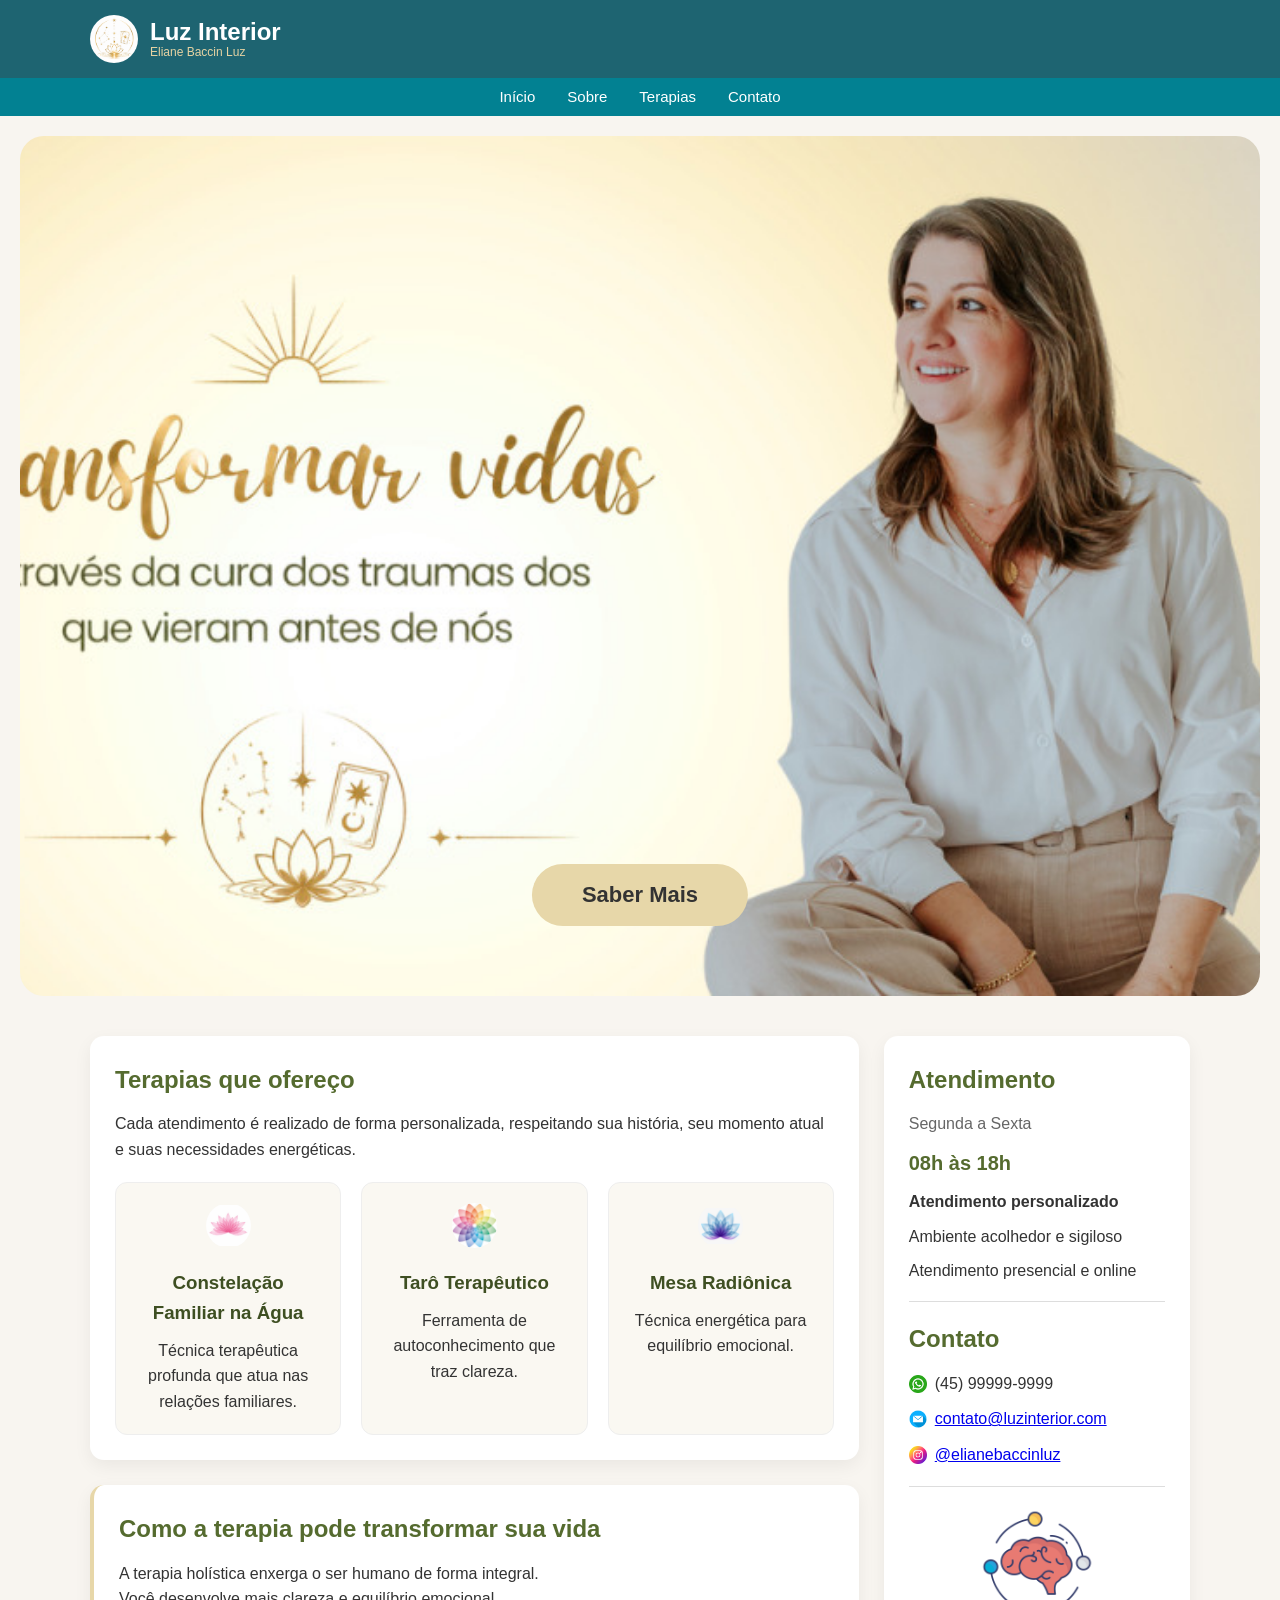
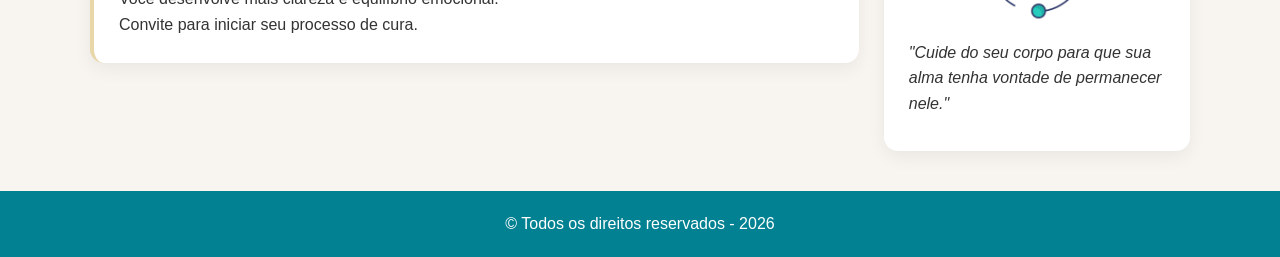
<file: Atividade4/index.html>
<!DOCTYPE html>
<html lang="pt-BR">
<head>
    <meta charset="UTF-8">
    <meta name="viewport" content="width=device-width, initial-scale=1.0">
    <title>Luz Interior - Terapia Holística</title>
    <link rel="stylesheet" href="style.css">
</head>
<body>
    <header class="cabecalho">
        <div class="container">
            <div class="logo-area">
                <img src="images/logo.jpeg" alt="Logo">
                <div>
                    <h1>Luz Interior</h1>
                    <p>
                        Eliane Baccin Luz
                    </p>
                </div>
            </div>
        </div>
    </header>

    <nav class="menu">
        <ul class="container">
            <li><a href="#">Início</a></li>
            <li><a href="#sobre">Sobre</a></li>
            <li><a href="#terapias">Terapias</a></li>
            <li><a href="#contato">Contato</a></li>
        </ul>
    </nav>

    <section class="secao">
        <div class="banner">
            <button>Saber Mais</button>
        </div>
    </section>

    <main class="container principal">

    <div class="conteudo">

        <section class="card" id="terapias">
            <h2>Terapias que ofereço</h2>

            <p>
                Cada atendimento é realizado de forma personalizada, respeitando sua história, 
                seu momento atual e suas necessidades energéticas.
            </p>

            <div class="cards">

                <div class="terapia">
                    <img src="images/icons/lotusRosa.jpg" class="icone-terapia">
                    <h3>Constelação Familiar na Água</h3>
                    <p>
                        Técnica terapêutica profunda que atua nas relações familiares.
                    </p>
                </div>

                <div class="terapia">
                    <img src="images/icons/lotusIris.jpg" class="icone-terapia">
                    <h3>Tarô Terapêutico</h3>
                    <p>
                        Ferramenta de autoconhecimento que traz clareza.
                    </p>
                </div>

                <div class="terapia">
                    <img src="images/icons/lotusAzuli.jpg" class="icone-terapia">
                    <h3>Mesa Radiônica</h3>
                    <p>
                        Técnica energética para equilíbrio emocional.
                    </p>
                </div>

            </div>
        </section>

        <section class="card destaque" id="sobre">
            <h2>Como a terapia pode transformar sua vida</h2>

            <p>A terapia holística enxerga o ser humano de forma integral.</p>
            <p>Você desenvolve mais clareza e equilíbrio emocional.</p>
            <p>Convite para iniciar seu processo de cura.</p>
        </section>

    </div>

    <aside class="lateral card" id="contato">

        <h2>Atendimento</h2>
        <p class="info">Segunda a Sexta</p>
        <p class="horario">08h às 18h</p>

        <p class="destaque-info">Atendimento personalizado</p>

        <ul class="lista-info">
            <li>Ambiente acolhedor e sigiloso</li>
            <li>Atendimento presencial e online</li>
        </ul>

        <hr>

        <h2>Contato</h2>

        <p>
            <img src="images/icons/whatsapp-icon.png" class="icon">
            (45) 99999-9999
        </p>

        <p>
            <img src="images/icons/email-icon.png" class="icon">
            <a href="mailto:contato@luzinterior.com">
                contato@luzinterior.com
            </a>
        </p>

        <p>
            <img src="images/icons/instagram-icon.png" class="icon">
            <a href="https://www.instagram.com/elianebaccinluz" target="_blank">    
                @elianebaccinluz
            </a>
        </p>

        <hr>

        <img src="images/mente.png" class="img-citacao">

        <p>
            <em>
                "Cuide do seu corpo para que sua alma tenha vontade de permanecer nele."
            </em>
        </p>

    </aside>

</main>

    <footer class="rodape">
        <p> 
            © Todos os direitos reservados - 2026
        </p>
    </footer>
</body>
</html>
</file>
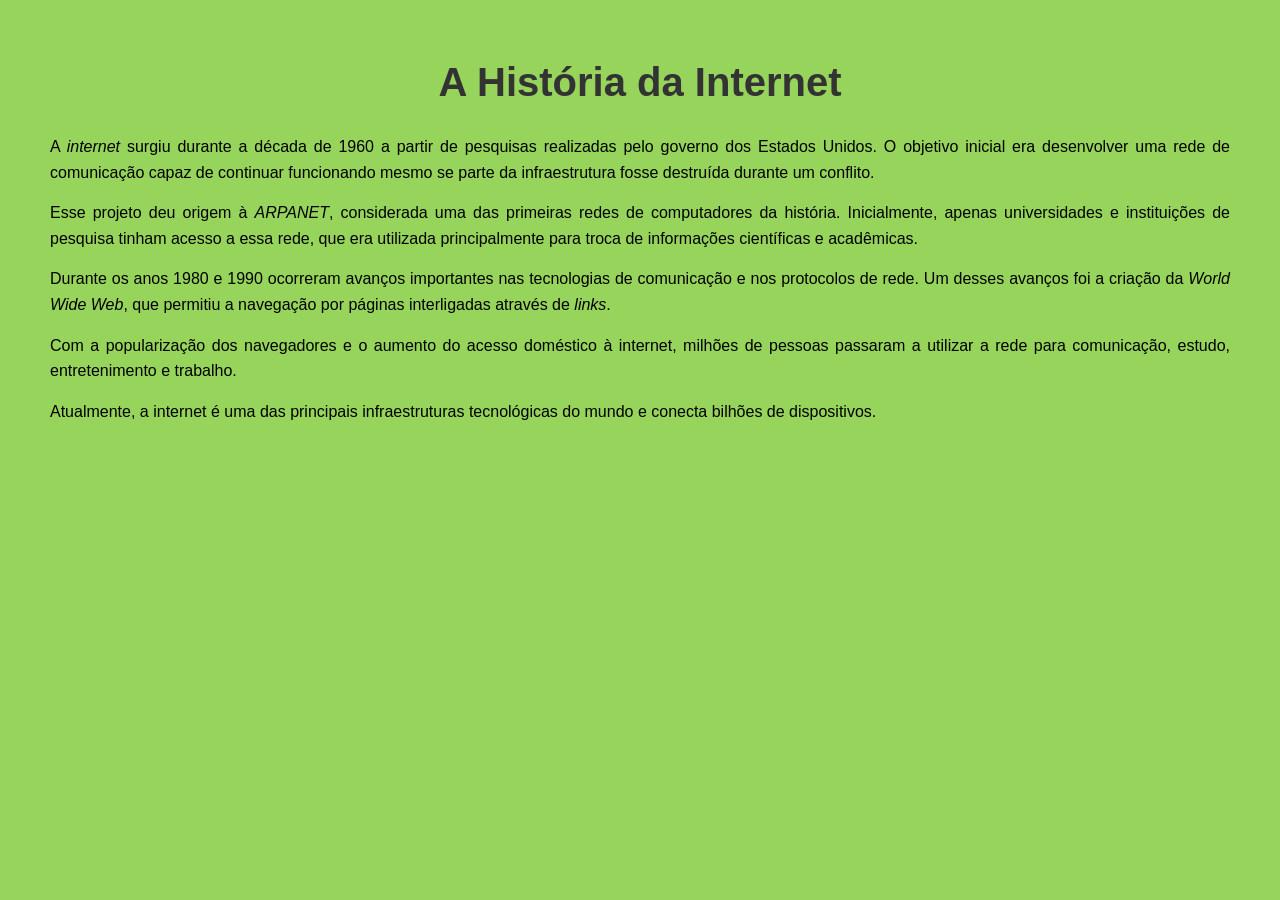
<file: Atividade1/Exercicio1/index.html>
<!DOCTYPE html>
<html lang="pt-br">
<head>
    <meta charset="UTF-8">
    <meta name="viewport" content="width=device-width, initial-scale=1.0">
    <title>Exercício 1</title>
    <link rel="stylesheet" href="style.css">
</head>
<body>
    <article>
        <main>
            <header>
                <h1>A História da Internet</h1>
            </header>

            <p>A <dfn>internet</dfn> surgiu durante a década de 1960 a partir de pesquisas realizadas 
                pelo governo dos Estados Unidos. O objetivo inicial era desenvolver uma rede 
                de comunicação capaz de continuar funcionando mesmo se parte da infraestrutura fosse 
                destruída durante um conflito.
            </p>

            <p>
                Esse projeto deu origem à <em>ARPANET</em>, considerada uma das primeiras redes de computadores 
                da história. Inicialmente, apenas universidades e instituições de pesquisa tinham acesso 
                a essa rede, que era utilizada principalmente para troca de informações científicas e acadêmicas.
            </p>

            <p>
                Durante os anos 1980 e 1990 ocorreram avanços importantes nas tecnologias de comunicação e nos 
                protocolos de rede. Um desses avanços foi a criação da <em>World Wide Web</em>, que permitiu a navegação 
                por páginas interligadas através de <em>links</em>.
            </p>

            <p>
                Com a popularização dos navegadores e o aumento do acesso doméstico à internet, milhões de pessoas 
                passaram a utilizar a rede para comunicação, estudo, entretenimento e trabalho.
            </p>

            <p>
                Atualmente, a internet é uma das principais infraestruturas tecnológicas do mundo e conecta bilhões 
                de dispositivos.
            </p>
        </main>    
    </article>
</body>
</html>
</file>
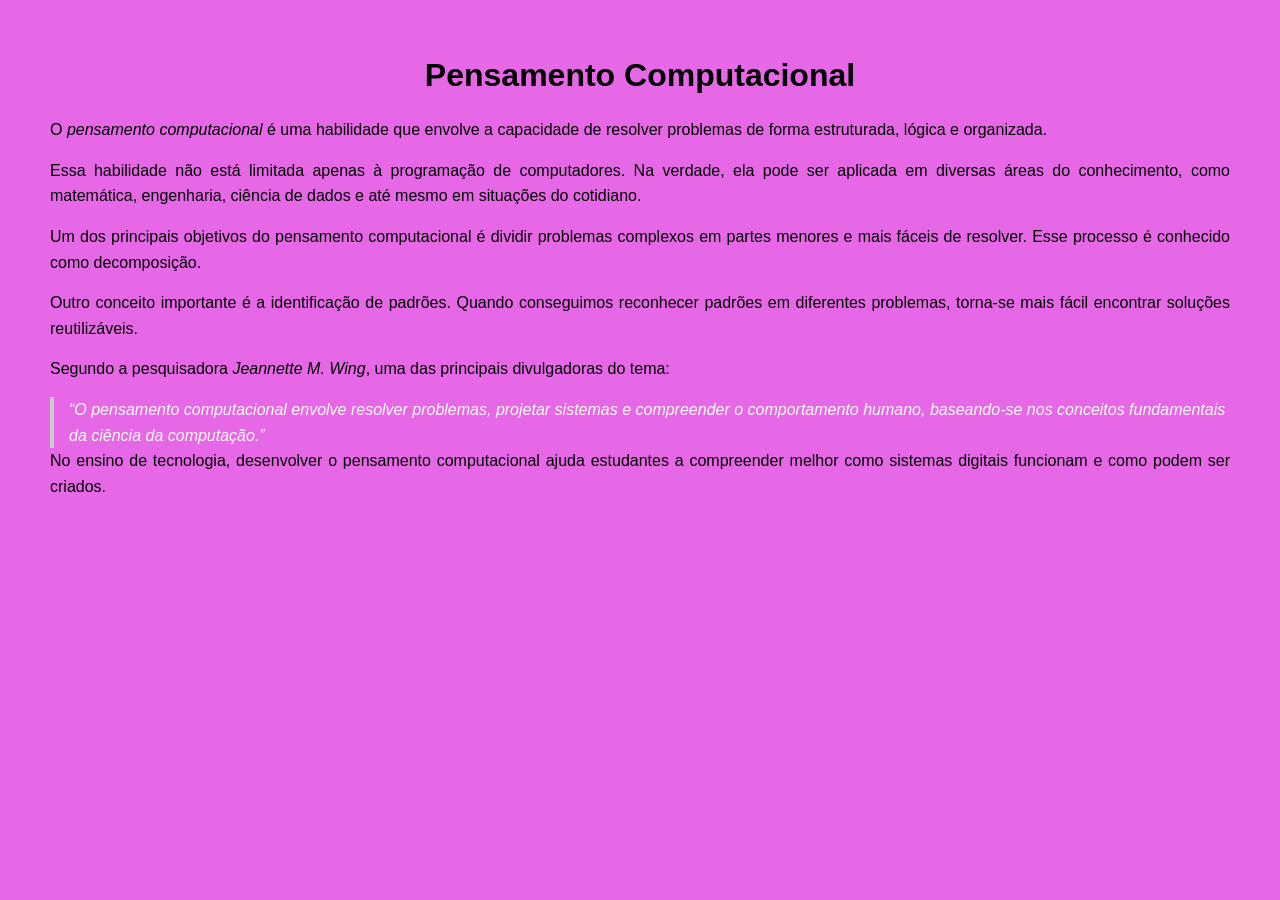
<file: Atividade1/Exercicio2/index.html>
<!DOCTYPE html>
<html lang="pt-br">
<head>
    <meta charset="UTF-8">
    <meta name="viewport" content="width=device-width, initial-scale=1.0">
    <title>Exercício 2</title>
    <link rel="stylesheet" href="style.css">
</head>
<body>
    <article>
        <header>
            <h1>Pensamento Computacional</h1>
        </header>
   
        <p>
            O <dfn>pensamento computacional</dfn> é uma habilidade que envolve a 
            capacidade de resolver problemas de forma estruturada, lógica e organizada.
        </p>

        <p>
            Essa habilidade não está limitada apenas à programação de computadores. Na verdade, 
            ela pode ser aplicada em diversas áreas do conhecimento, como matemática, engenharia, 
            ciência de dados e até mesmo em situações do cotidiano.
        </p>

        <p>
            Um dos principais objetivos do pensamento computacional é dividir problemas complexos 
            em partes menores e mais fáceis de resolver. Esse processo é conhecido como decomposição.
        </p>

        <p>
            Outro conceito importante é a identificação de padrões. Quando conseguimos reconhecer padrões 
            em diferentes problemas, torna-se mais fácil encontrar soluções reutilizáveis.
        </p>
        
        <section>
            <p>
                Segundo a pesquisadora <cite>Jeannette M. Wing</cite>, uma das principais divulgadoras do tema: <br>  
            </p>
            
            <blockquote>
                <q>O pensamento computacional envolve resolver problemas, projetar 
                sistemas e compreender o comportamento humano, baseando-se nos conceitos fundamentais 
                da ciência da computação.</q>
            </blockquote>
            
        </section>

        <p>
            No ensino de tecnologia, desenvolver o pensamento computacional ajuda estudantes a compreender 
            melhor como sistemas digitais funcionam e como podem ser criados.
        </p>
    </article>
</body>
</html>
</file>
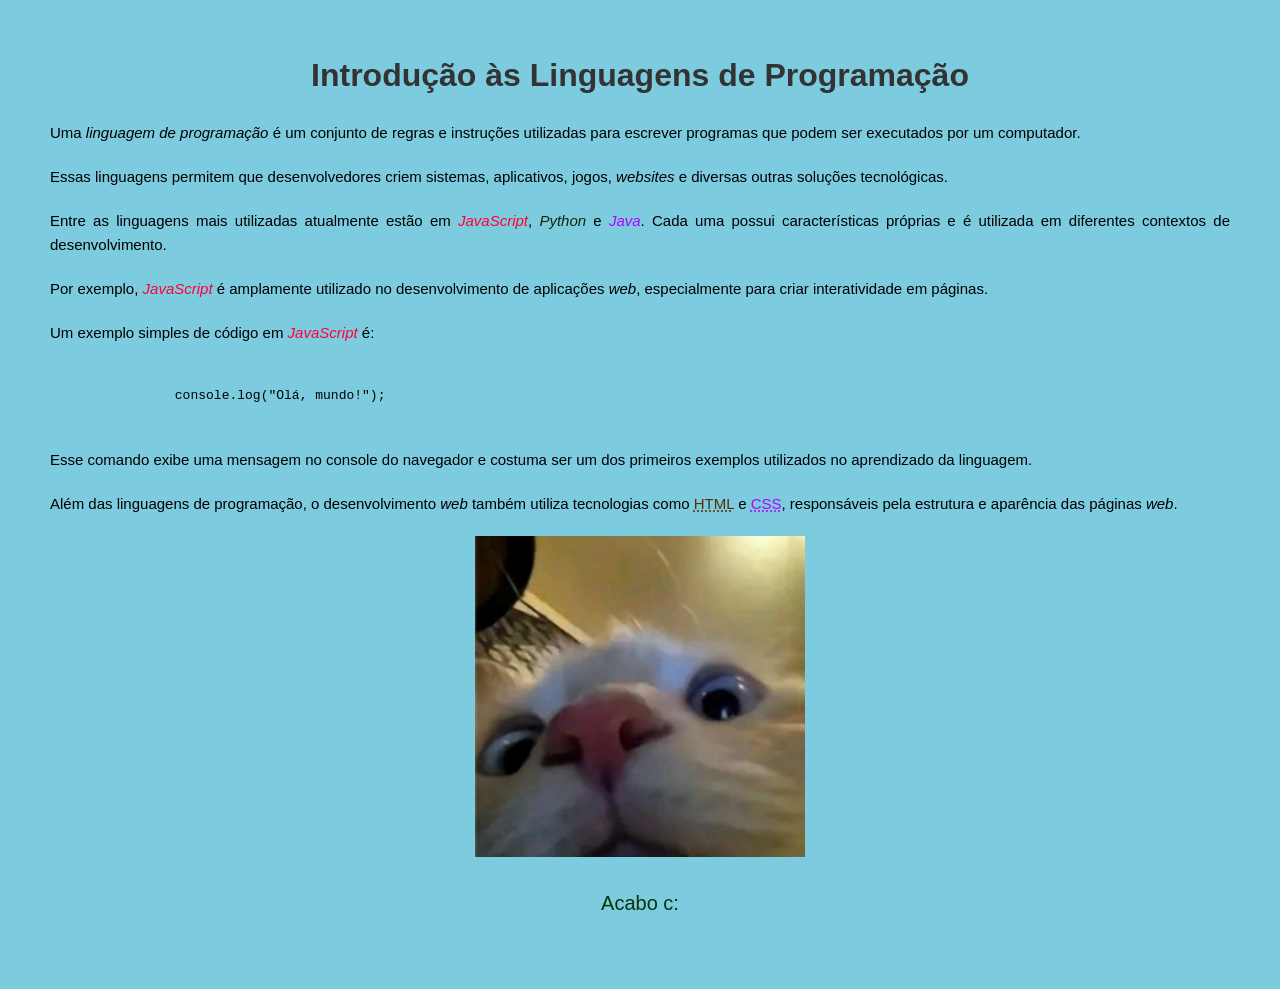
<file: Atividade1/Exercício3/index.html>
<!DOCTYPE html>
<html lang="pt-br">
<head>
    <meta charset="UTF-8">
    <meta name="viewport" content="width=device-width, initial-scale=1.0">
    <title>Exercício 3</title>
    <link rel="stylesheet" href="style.css">
</head>
<body>
    <main>
        <h1>Introdução às Linguagens de Programação</h1>

        <p>
            Uma <dfn>linguagem de programação</dfn> é um conjunto de regras e 
            instruções utilizadas para escrever programas que podem 
            ser executados por um computador.
        </p>

        <p>
            Essas linguagens permitem que desenvolvedores criem sistemas,
            aplicativos, jogos, <em>websites</em> e diversas outras soluções tecnológicas.
        </p>
        
        <p>
            Entre as linguagens mais utilizadas atualmente estão em <span style="color: rgb(255, 0, 55);"><em>JavaScript</em></span>, <span style="color: rgb(12, 44, 4);"><em>Python</em></span> e 
            <span style="color: rgb(175, 4, 255);"><em>Java</em></span>. Cada uma possui características próprias e é utilizada em diferentes 
            contextos de desenvolvimento.
        </p>

        <p>
            Por exemplo, <span style="color: rgb(255, 0, 55);"><em>JavaScript</em></span> é amplamente utilizado no desenvolvimento de aplicações 
            <em>web</em>, especialmente para criar interatividade em páginas.
        </p>

        <p>Um exemplo simples de código em <span style="color: rgb(255, 0, 55);"><em>JavaScript</em></span> é: </p>

        <pre>
            <code>
                console.log("Olá, mundo!");
            </code>
        </pre>

        <p>
            Esse comando exibe uma mensagem no console do navegador e costuma ser um dos primeiros 
            exemplos utilizados no aprendizado da linguagem.
        </p>

        <p>
            Além das linguagens de programação, o desenvolvimento <em>web</em> também utiliza tecnologias como 
            <span style="color: rgb(90, 46, 5);"><abbr title="HyperText Markup Language">HTML</abbr></span> e 
            <span style="color: rgb(175, 4, 255);"><abbr title="Cascading Style Sheets">CSS</abbr></span>, responsáveis pela estrutura e 
            aparência das páginas <em>web</em>.
        </p>
    </main>
</body>
<footer>
    <img src="acabo.jpg" alt="acabou?">
    <p>Acabo c: </p>
</footer>
</html>
</file>
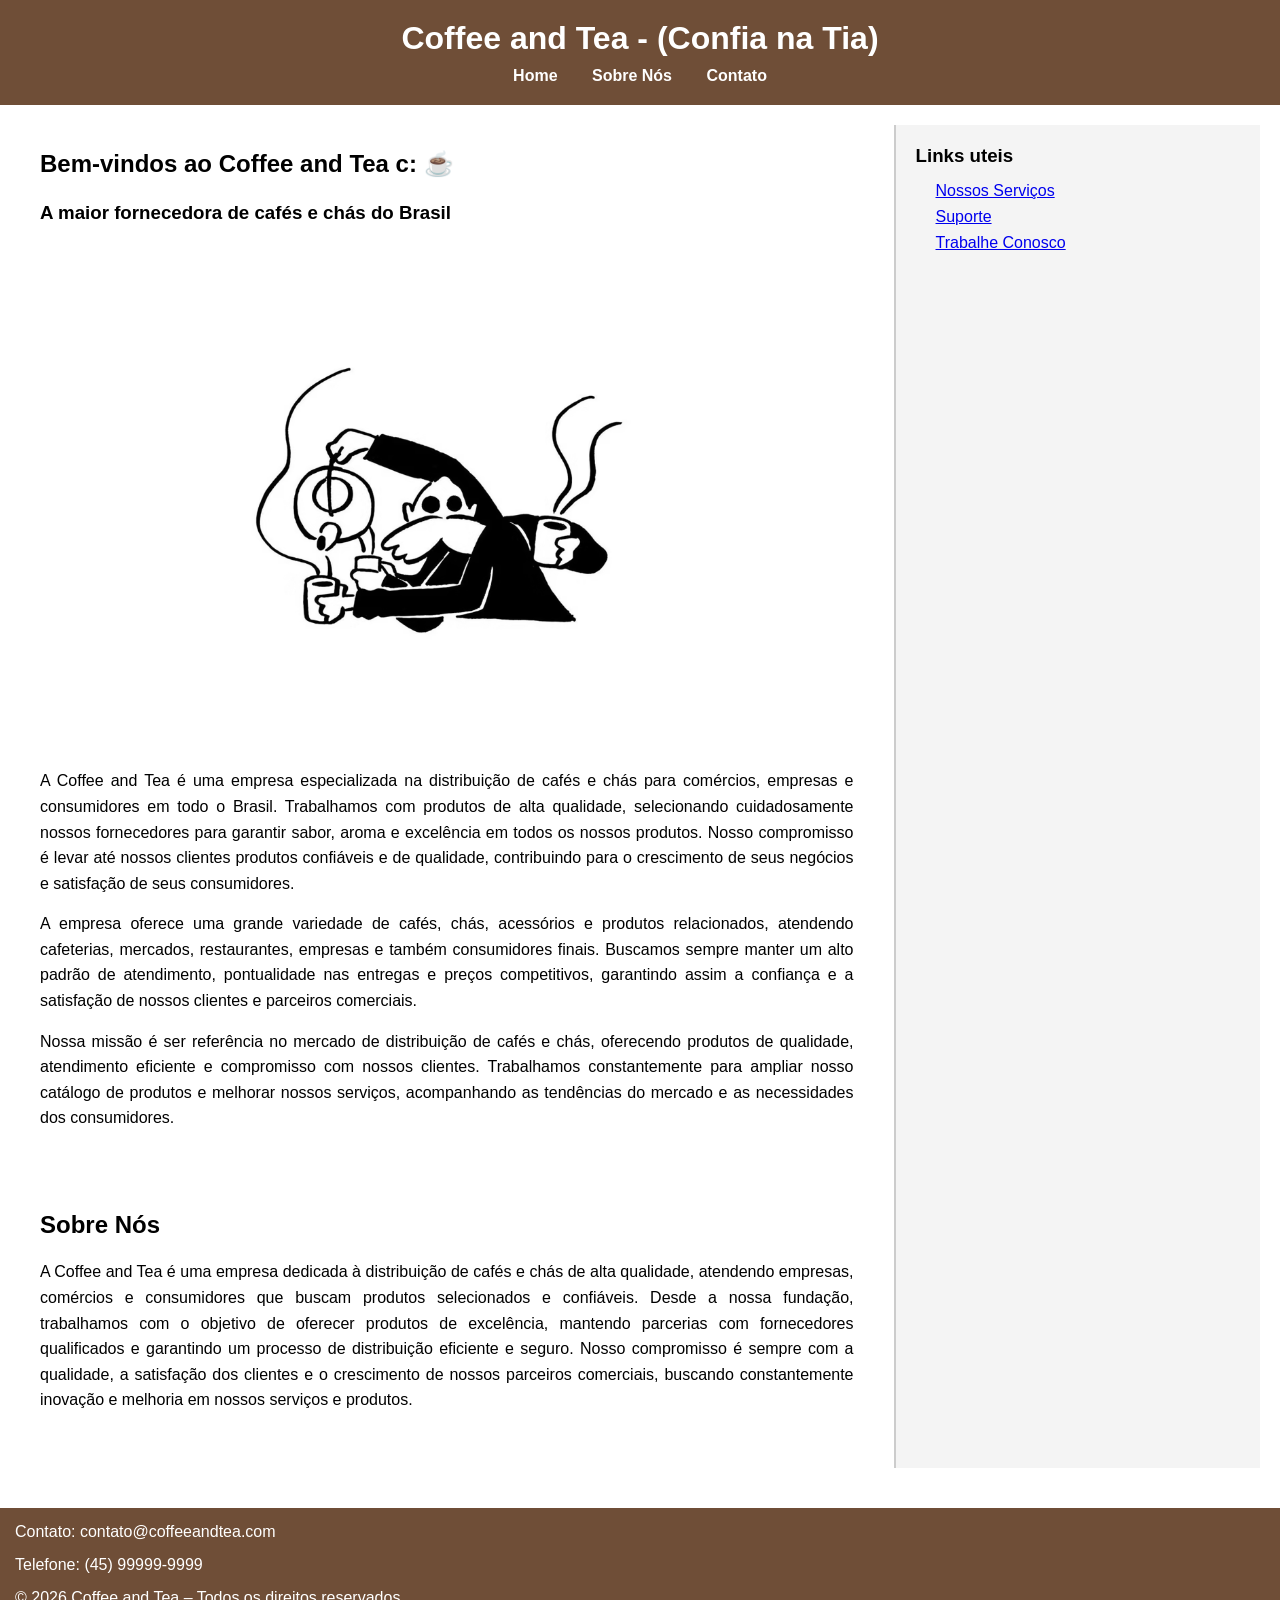
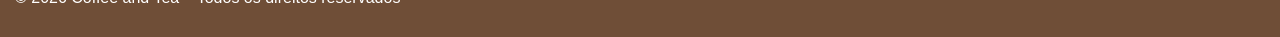
<file: Atividade2/Exercicio1/index.html>
<!DOCTYPE html>
<html lang="pt-br">
<head>
    <meta charset="UTF-8">
    <meta name="viewport" content="width=device-width, initial-scale=1.0">
    <title>Exercício 01 - Site Institucional</title>
    <link rel="stylesheet" href="style.css">
</head>
<body>
    <header>
        <h1>Coffee and Tea - (Confia na Tia)</h1>
        <nav>
            <a href="#Home">Home</a>
            <a href="#Sobre">Sobre Nós</a>
            <a href="#Contato">Contato</a>
        </nav>
    </header>

    <main>
        <div class="organizando">
            <section id="Home">
                <h2>Bem-vindos ao Coffee and Tea c: ☕</h2>

                <h3> A maior fornecedora de cafés e chás do Brasil</h3>

                <figure>
                    <img src="Kamaji.png" alt="cafézinho?">
                </figure>

                <p> A Coffee and Tea é uma empresa especializada na distribuição de cafés e chás 
                    para comércios, empresas e consumidores em todo o Brasil. Trabalhamos com produtos de 
                    alta qualidade, selecionando cuidadosamente nossos fornecedores para garantir sabor, 
                    aroma e excelência em todos os nossos produtos. Nosso compromisso é levar até nossos 
                    clientes produtos confiáveis e de qualidade, contribuindo para o crescimento de seus 
                    negócios e satisfação de seus consumidores.
                </p>

                <p> A empresa oferece uma grande variedade de cafés, chás, acessórios e produtos relacionados, 
                    atendendo cafeterias, mercados, restaurantes, empresas e também consumidores finais. Buscamos 
                    sempre manter um alto padrão de atendimento, pontualidade nas entregas e preços competitivos, 
                    garantindo assim a confiança e a satisfação de nossos clientes e parceiros comerciais.
                </p>

                <p>Nossa missão é ser referência no mercado de distribuição de cafés e chás, oferecendo produtos 
                    de qualidade, atendimento eficiente e compromisso com nossos clientes. Trabalhamos constantemente 
                    para ampliar nosso catálogo de produtos e melhorar nossos serviços, acompanhando as tendências do 
                    mercado e as necessidades dos consumidores.
                </p>
            </section>

            <section>
                <h2 id="Sobre">Sobre Nós</h2>

                <p>A Coffee and Tea é uma empresa dedicada à distribuição de cafés e chás de alta qualidade, atendendo 
                    empresas, comércios e consumidores que buscam produtos selecionados e confiáveis. Desde a nossa 
                    fundação, trabalhamos com o objetivo de oferecer produtos de excelência, mantendo parcerias com 
                    fornecedores qualificados e garantindo um processo de distribuição eficiente e seguro. Nosso 
                    compromisso é sempre com a qualidade, a satisfação dos clientes e o crescimento de nossos parceiros 
                    comerciais, buscando constantemente inovação e melhoria em nossos serviços e produtos.
                </p>
            </section>
        </div>

        <aside>
            <h3>Links uteis</h3>
            <ul>
                <li><a href=".">Nossos Serviços</a></li>
                <li><a href=".">Suporte</a></li>
                <li><a href=".">Trabalhe Conosco</a></li>
            </ul>
        </aside>
    </main>

    <footer id="Contato">
        <p>Contato: contato@coffeeandtea.com</p>
        <p>Telefone: (45) 99999-9999</p>
        <p>© 2026 Coffee and Tea – Todos os direitos reservados</p>
    </footer>

</body>
</html>
</file>
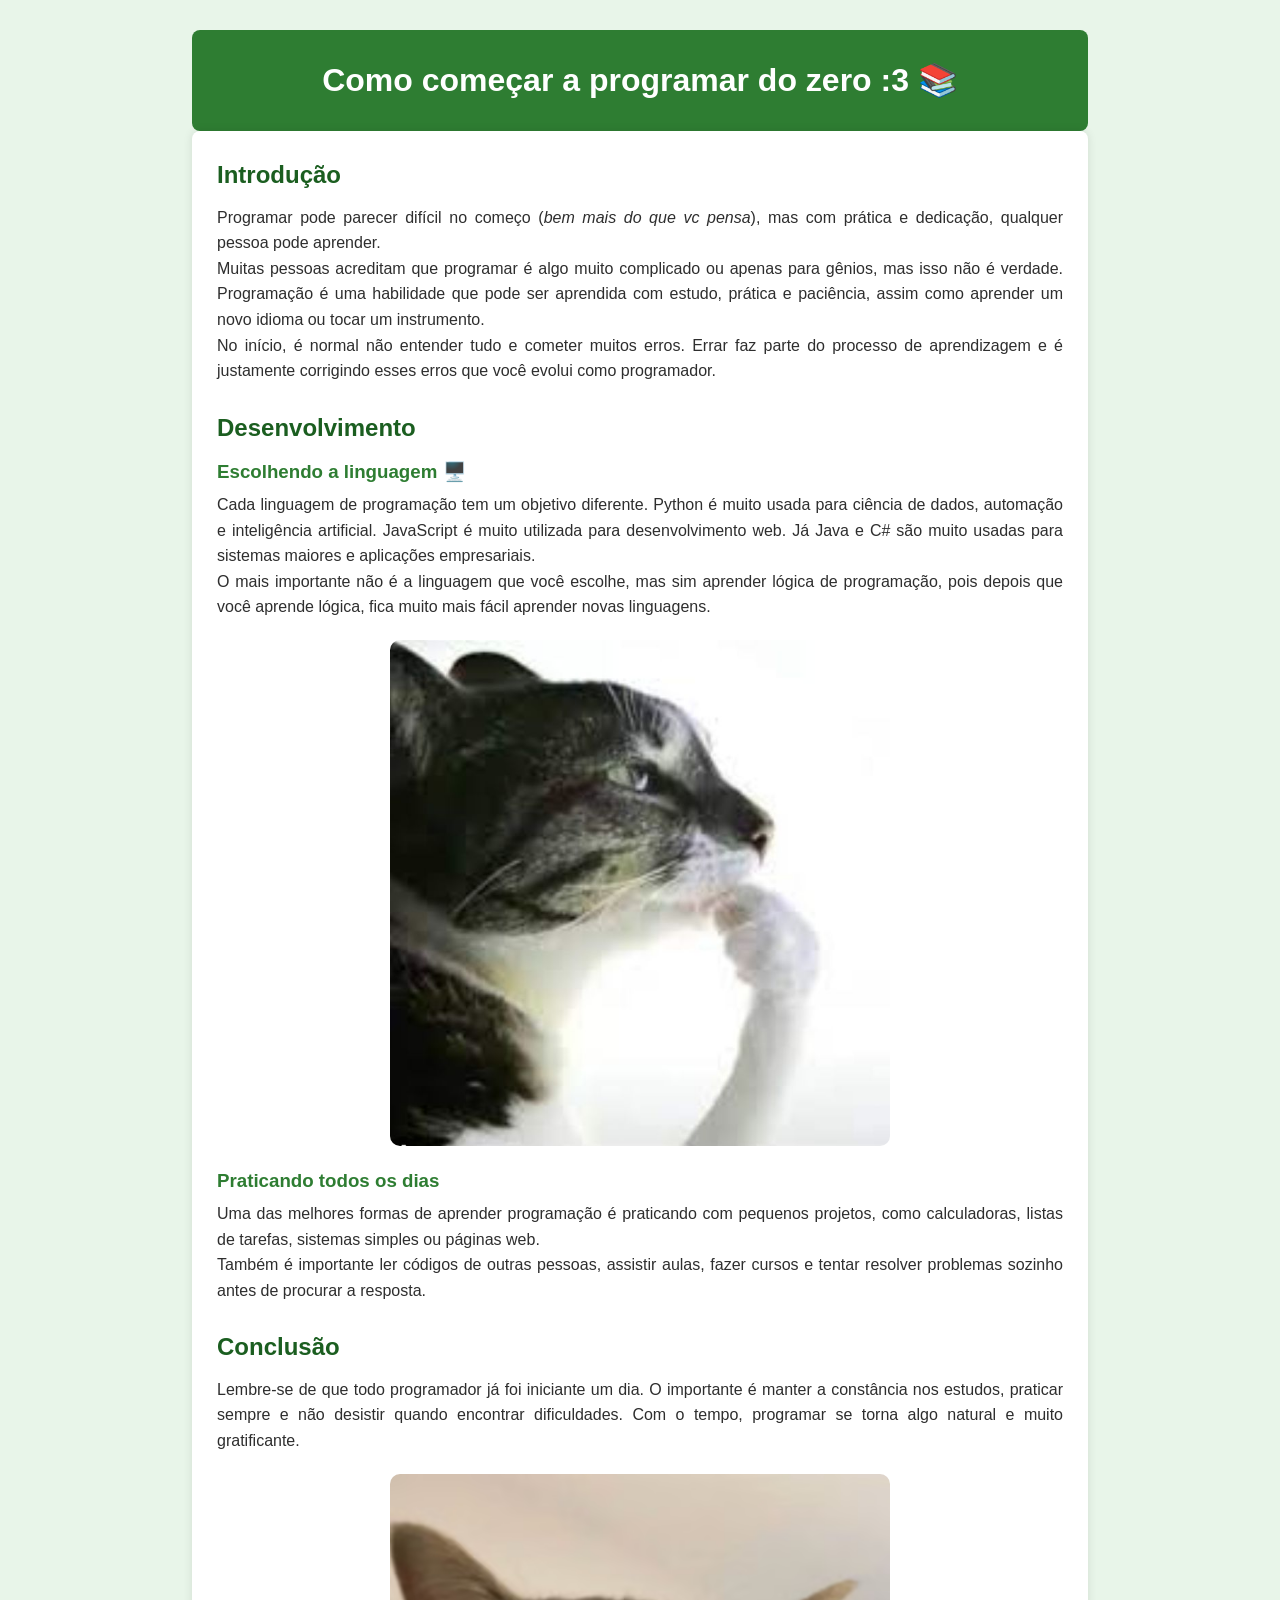
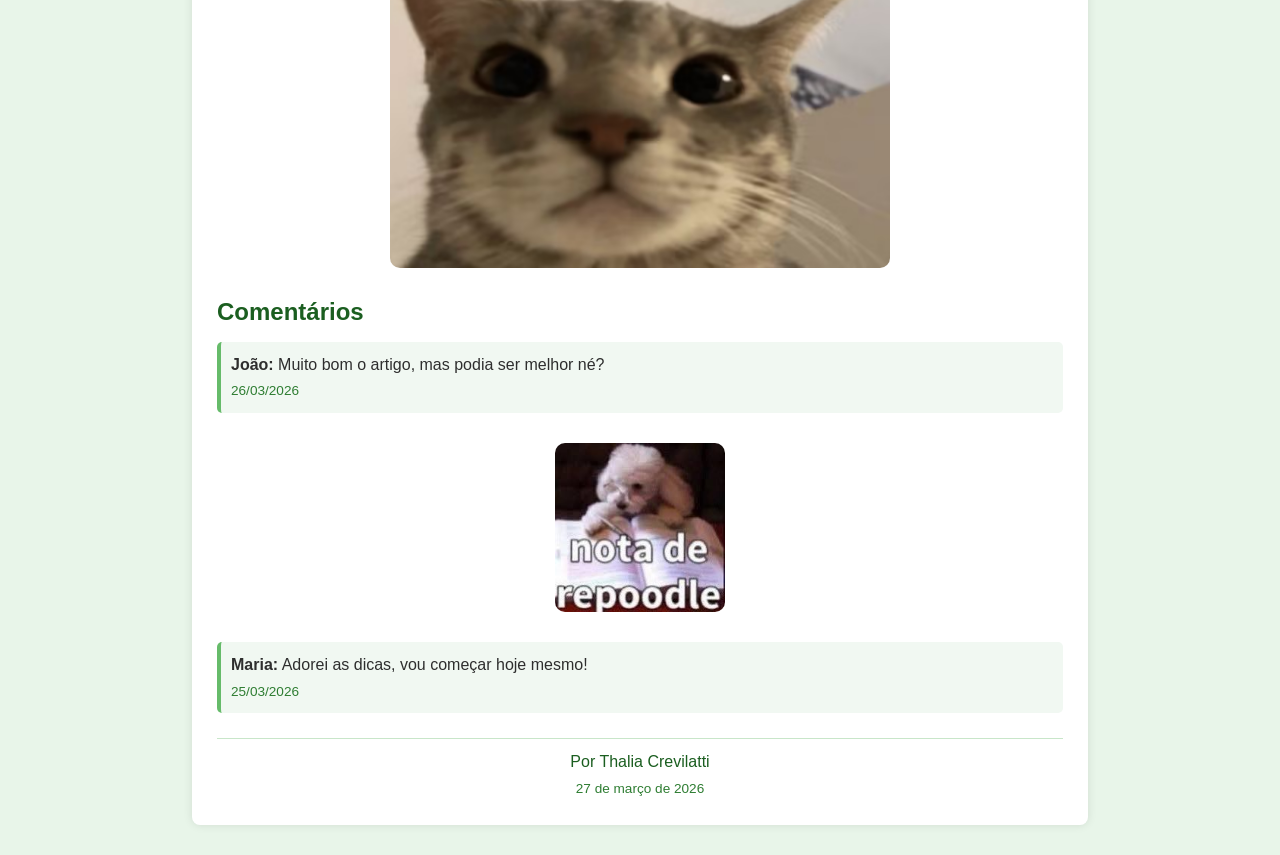
<file: Atividade2/Exercicio2/index.html>
<!DOCTYPE html>
<html lang="pt-br">
<head>
    <meta charset="UTF-8">
    <title>Exercício 02 - Artigo de Blog</title>
    <link rel="stylesheet" href="style.css">
</head>
<body>
    <main>
        <header>
            <h1>Como começar a programar do zero :3 📚</h1>
        </header>

        <article>

            <section>
                <h2>Introdução</h2>

                <p>Programar pode parecer difícil no começo (<em>bem mais do que vc pensa</em>), 
                    mas com prática e dedicação, qualquer pessoa pode aprender.
                </p>

                <p>
                    Muitas pessoas acreditam que programar é algo muito complicado ou apenas para gênios,
                    mas isso não é verdade. Programação é uma habilidade que pode ser aprendida com
                    estudo, prática e paciência, assim como aprender um novo idioma ou tocar um instrumento.
                </p>

                <p>
                    No início, é normal não entender tudo e cometer muitos erros. Errar faz parte do
                    processo de aprendizagem e é justamente corrigindo esses erros que você evolui
                    como programador.
                </p>

            </section>

            <section>
                <h2>Desenvolvimento</h2>

                <article>
                    <h3>Escolhendo a linguagem 🖥️</h3>

                    <p>
                        Cada linguagem de programação tem um objetivo diferente. Python é muito usada
                        para ciência de dados, automação e inteligência artificial. JavaScript é muito
                        utilizada para desenvolvimento web. Já Java e C# são muito usadas para sistemas
                        maiores e aplicações empresariais.
                    </p>

                    <p>
                        O mais importante não é a linguagem que você escolhe, mas sim aprender lógica
                        de programação, pois depois que você aprende lógica, fica muito mais fácil
                        aprender novas linguagens.
                    </p>

                </article>

                <figure>
                    <img class="imagens" src="pensando.jpg" alt="pensando">
                </figure>

                <article>
                    <h3>Praticando todos os dias</h3>
                    <p>
                        Uma das melhores formas de aprender programação é praticando com pequenos
                        projetos, como calculadoras, listas de tarefas, sistemas simples ou páginas web.
                    </p>

                    <p>
                        Também é importante ler códigos de outras pessoas, assistir aulas, fazer cursos
                        e tentar resolver problemas sozinho antes de procurar a resposta.
                    </p>
                </article>

            </section>

            <section>
                <h2>Conclusão</h2>

                <p>
                    Lembre-se de que todo programador já foi iniciante um dia. O importante é manter
                    a constância nos estudos, praticar sempre e não desistir quando encontrar
                    dificuldades. Com o tempo, programar se torna algo natural e muito gratificante.
                </p>

                <figure>
                    <img class="imagens" src="nooossaaa.png" alt="uau">
                </figure>
                
            </section>

            <section class="comentarios">
                <h2>Comentários</h2>

                <article>
                    <p><strong>João:</strong> Muito bom o artigo, mas podia ser melhor né?</p>
                    <time datetime="2026-03-26">26/03/2026</time>
                </article>

                <figure>
                    <img class="repoodle" src="repoodle.jpg" alt="repoodle">
                </figure>

                <article>
                    <p><strong>Maria:</strong> Adorei as dicas, vou começar hoje mesmo!</p>
                    <time datetime="2026-03-25">25/03/2026</time>
                </article>

            </section>

            <footer>
                <p>Por Thalia Crevilatti</p> 
                <time datetime="2026-03-27">27 de março de 2026</time>
            </footer>

        </article>
    </main>

</body>
</html>
</file>
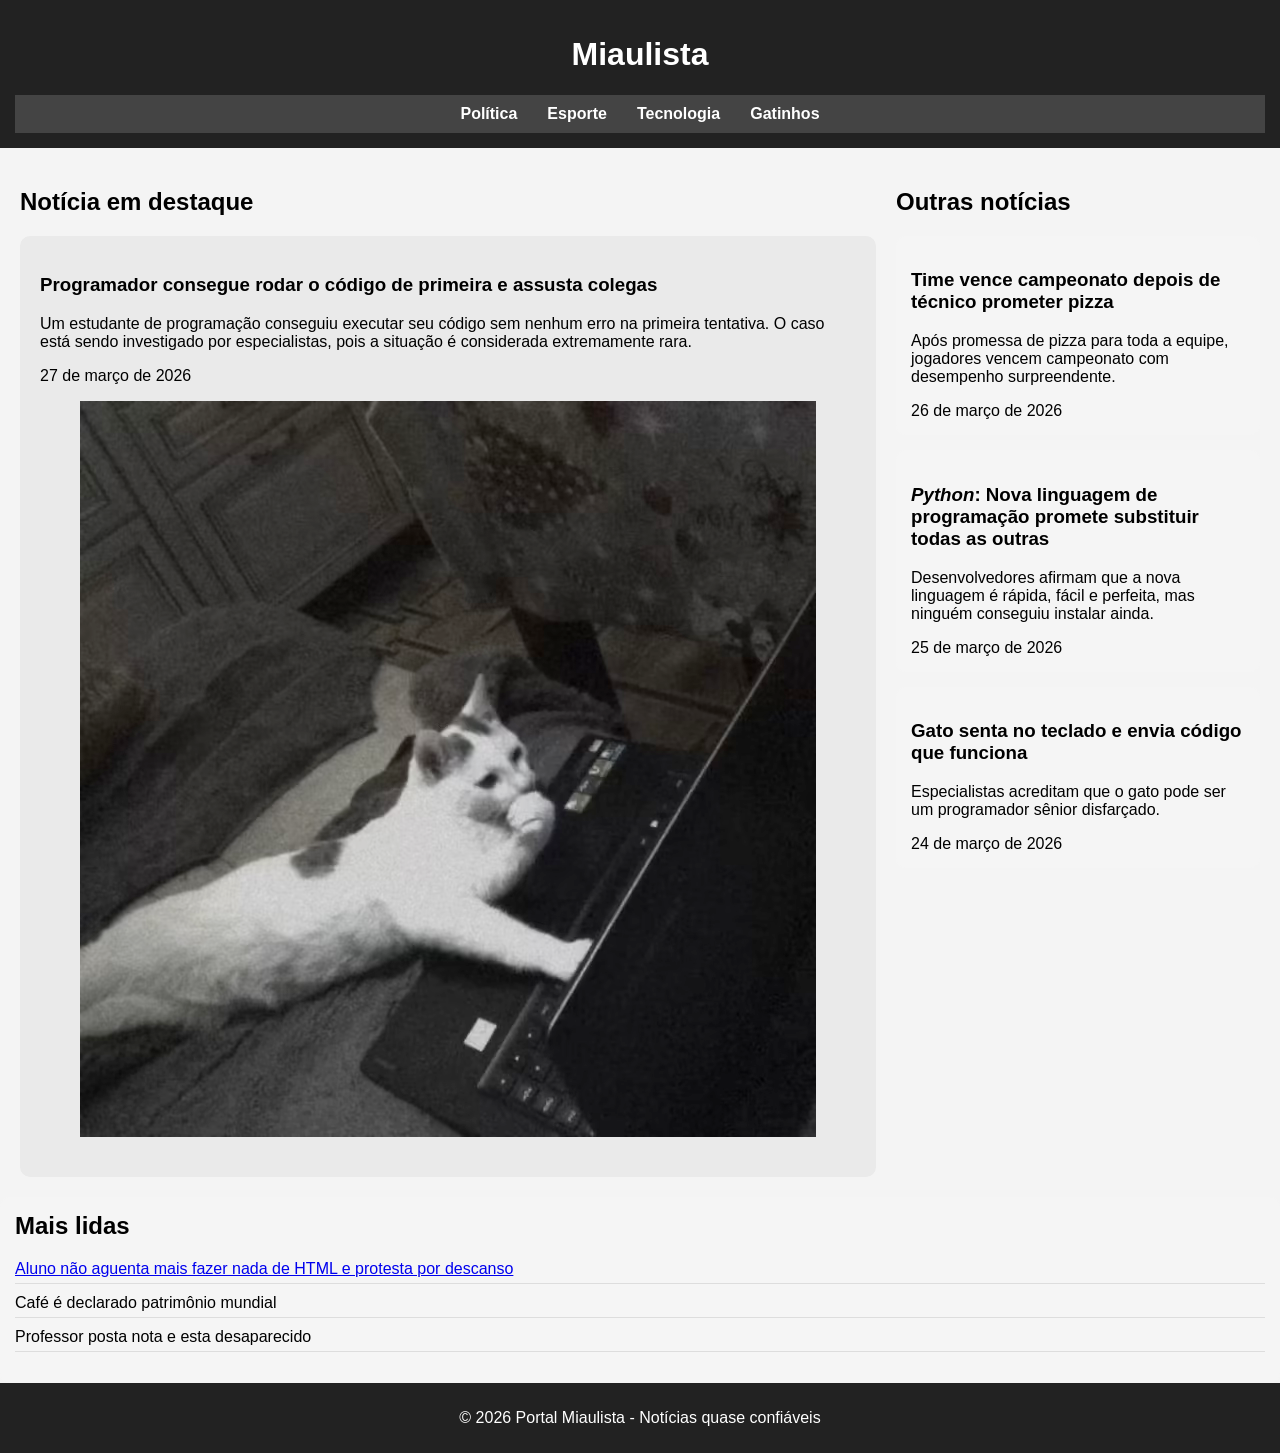
<file: Atividade2/Exercicio3/index.html>
<!DOCTYPE html>
<html lang="pt-br">
<head>
    <meta charset="UTF-8">
    <title>Exercício 03 - Portal de Notícias</title>
    <link rel="stylesheet" href="style.css">
</head>
<body>

    <header>
        <h1>Miaulista</h1>

        <nav>
            <ul>
                <li><a href="#">Política</a></li>
                <li><a href="#">Esporte</a></li>
                <li><a href="#">Tecnologia</a></li>
                <li><a href="gatinhos.html">Gatinhos</a></li>
            </ul>
        </nav>
        
    </header>

    <main>

        <section>
            <h2>Notícia em destaque</h2>

            <article>
                <h3>Programador consegue rodar o código de primeira e assusta colegas</h3>

                <p>
                    Um estudante de programação conseguiu executar seu código sem nenhum erro
                    na primeira tentativa. O caso está sendo investigado por especialistas,
                    pois a situação é considerada extremamente rara.
                </p>

                <time datetime="2026-03-27">27 de março de 2026</time>

                <figure>
                    <img src="principal.png" alt="hmm">
                </figure>

            </article>

        </section>

        <section>
            <h2>Outras notícias</h2>

            <article>
                <h3>Time vence campeonato depois de técnico prometer pizza</h3>

                <p>
                    Após promessa de pizza para toda a equipe, jogadores vencem campeonato
                    com desempenho surpreendente.
                </p>

                <time datetime="2026-03-26">26 de março de 2026</time>

            </article>

            <article>
                <h3><em>Python</em>: Nova linguagem de programação promete substituir todas as outras</h3>

                <p>
                    Desenvolvedores afirmam que a nova linguagem é rápida, fácil e perfeita,
                    mas ninguém conseguiu instalar ainda.
                </p>

                <time datetime="2026-03-25">25 de março de 2026</time>

            </article>

            <article>
                <h3>Gato senta no teclado e envia código que funciona</h3>

                <p>
                    Especialistas acreditam que o gato pode ser um programador sênior
                    disfarçado.
                </p>

                <time datetime="2026-03-24">24 de março de 2026</time>

            </article>

        </section>

    </main>

    <aside>
        <h2>Mais lidas</h2>

        <ul>
            <li><a href="#">Aluno não aguenta mais fazer nada de HTML e protesta por descanso</a></li>
            <li>Café é declarado patrimônio mundial </li>
            <li>Professor posta nota e esta desaparecido</li>
        </ul>

    </aside>

    <footer>

        <p>&copy; 2026 Portal Miaulista - Notícias quase confiáveis</p>

    </footer>

</body>
</html>
</file>
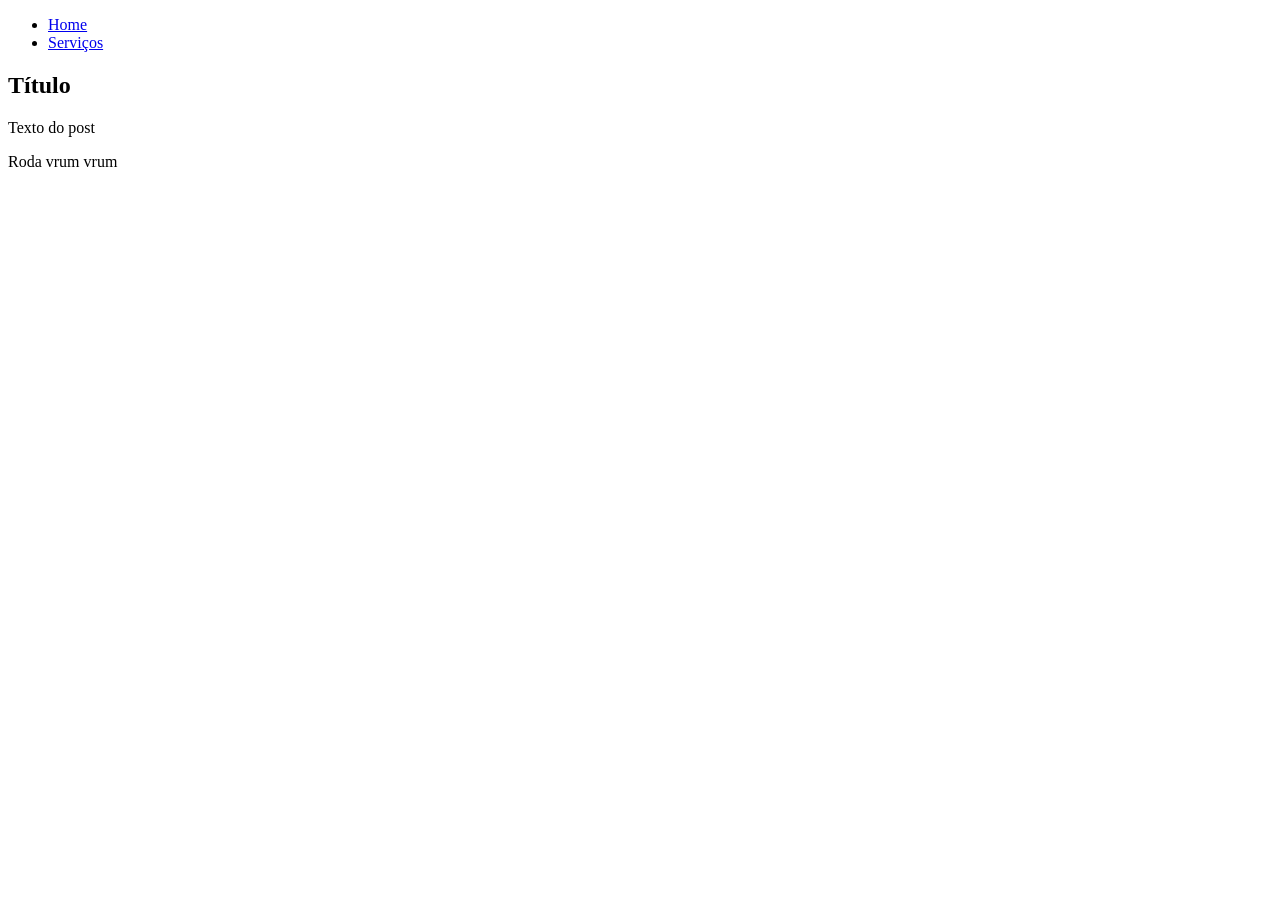
<file: Atividade2/Exercicio4/index.html>
<!DOCTYPE html>
<html lang="pt-br">
<head>
  <meta charset="UTF-8">
  <meta name="viewport" content="width=device-width, initial-scale=1.0">
  <title>Exercício 04 - ?</title>
</head>
<body>

  <header>

    <nav>
      <ul>
        <li><a href="#" class="l1">Home</a></li>
        <li><a href="#" class="l2">Serviços</a></li>
      </ul>
    </nav>

  </header>

  <main>
    <article>

      <header>

        <h1 class="t t1">Título</h1>

      </header>

      <section>

        <p class="txt">Texto do post</p>

      </section>
      
    </article>
  </main>

  <footer>
    
    <p>Roda vrum vrum</p>

  </footer>

</body>
</html>
</file>
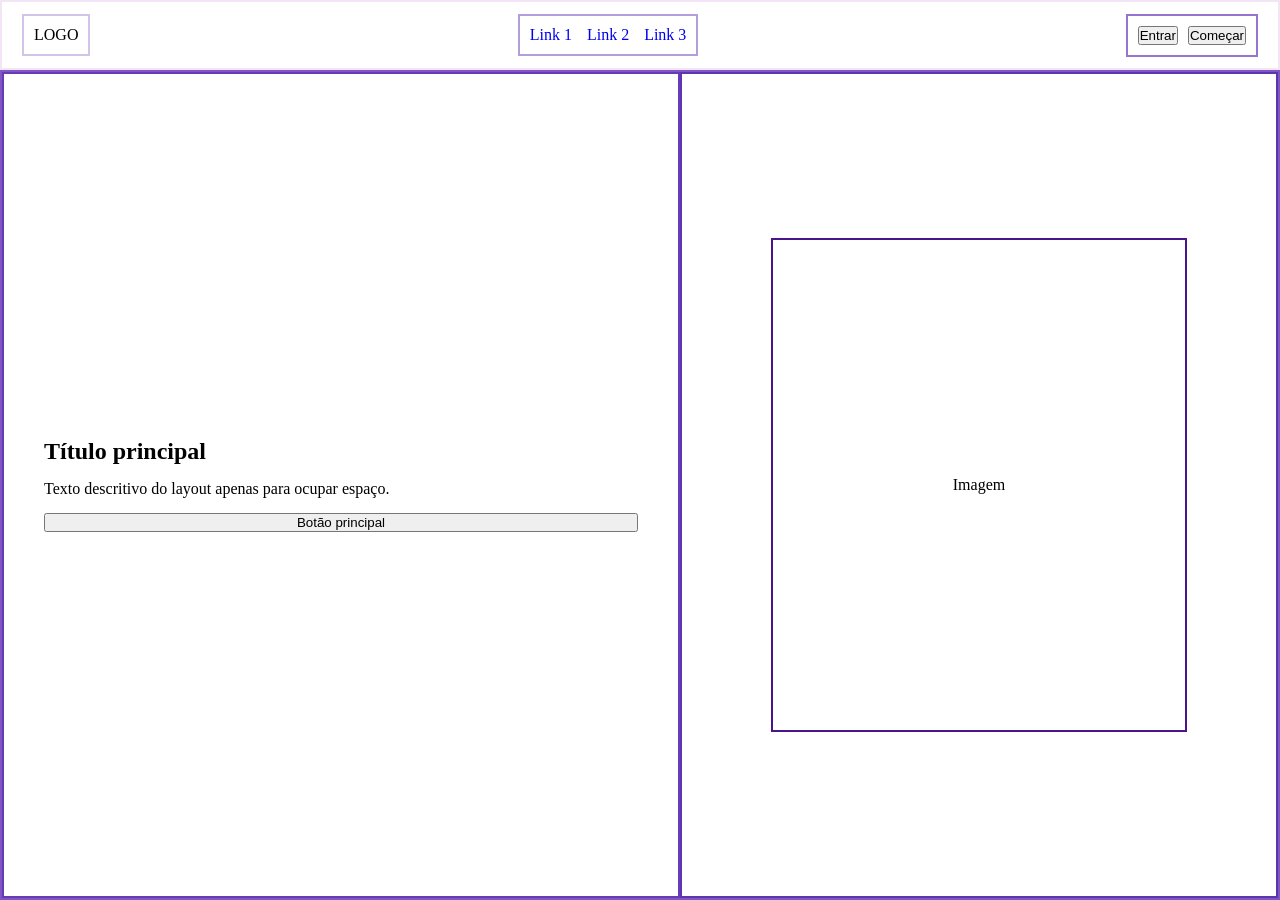
<file: Atividade3/Layout 1/Index.html>
<!DOCTYPE html>
<html lang="pt-br">
<head>
    <meta charset="UTF-8">
    <meta name="viewport" content="width=device-width, initial-scale=1.0">
    <title>Layout 1</title>
    <link rel="stylesheet" href="style.css">
</head>
<body>
    <header class="cabecalho">
        <div class="logo">LOGO</div>
        <nav class="menu">
            <a href="#">Link 1</a>
            <a href="#">Link 2</a>
            <a href="#">Link 3</a>
        </nav>
        <div class="acoes">
            <button>Entrar</button>
            <button>Começar</button>
        </div>
    </header>

    <main class="principal">
        <section class="lado-esquerdo">
            <h1>Título principal</h1>
            <p>Texto descritivo do layout apenas para ocupar espaço.</p>
            <button>Botão principal</button>
        </section>

        <section class="lado-direito">
            <div class="imagem">Imagem</div>
        </section>
    </main>
</body>
</html>
</file>
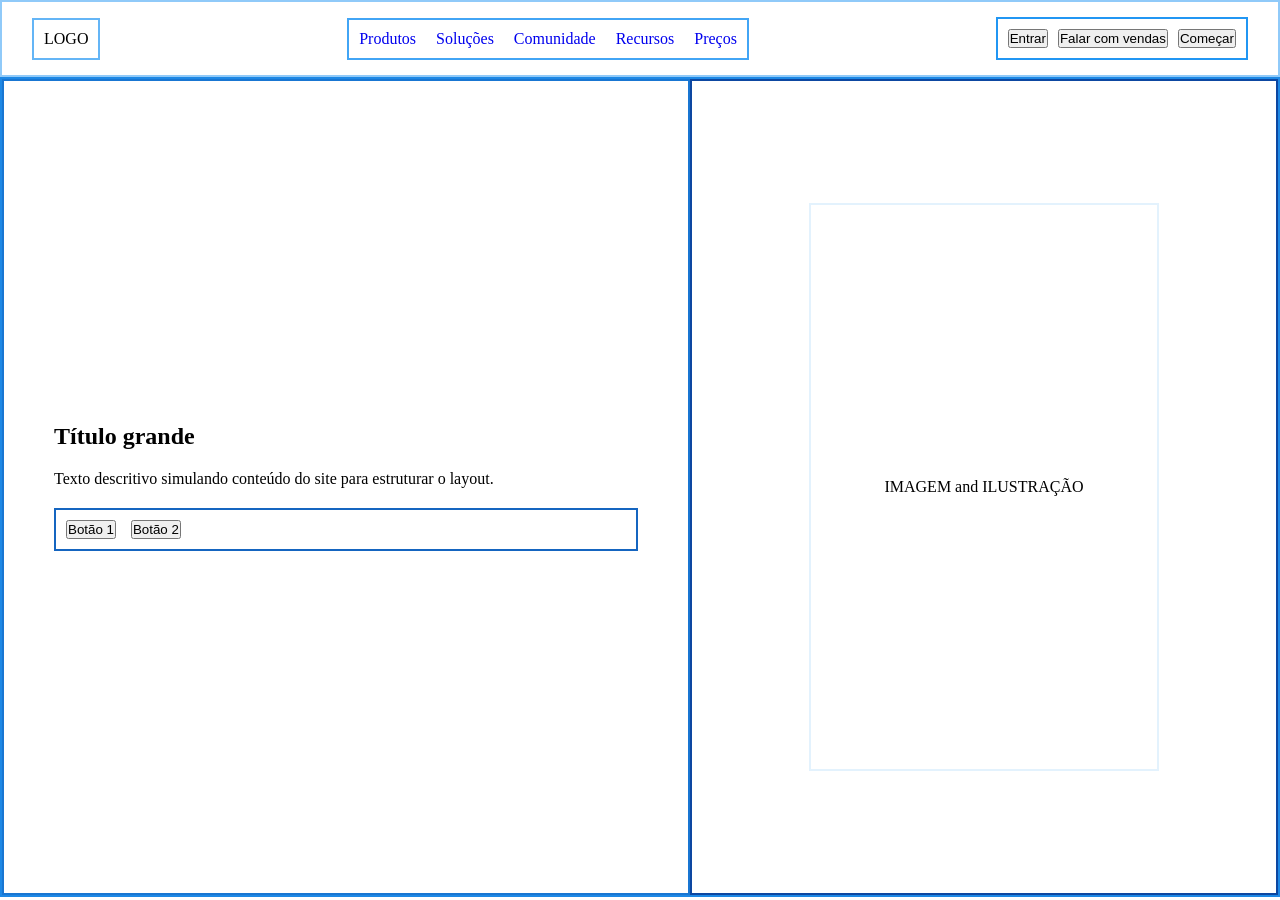
<file: Atividade3/Layout 2/index.html>
<!DOCTYPE html>
<html lang="pt-br">
<head>
    <meta charset="UTF-8">
    <meta name="viewport" content="width=device-width, initial-scale=1.0">
    <title>Layout 2</title>
    <link rel="stylesheet" href="style.css">
</head>
<body>
    <header class="cabecalho">
        <div class="logo">LOGO</div>

        <nav class="menu">
            <a href="#">Produtos</a>
            <a href="#">Soluções</a>
            <a href="#">Comunidade</a>
            <a href="#">Recursos</a>
            <a href="#">Preços</a>
        </nav>

        <div class="acoes">
            <button>Entrar</button>
            <button>Falar com vendas</button>
            <button>Começar</button>
        </div>
    </header>

    <main class="principal">

        <section class="conteudo-esquerdo">
            <h1>Título grande</h1>
            <p>Texto descritivo simulando conteúdo do site para estruturar o layout.</p>

            <div class="botoes">
                <button>Botão 1</button>
                <button>Botão 2</button>
            </div>
        </section>

        <section class="conteudo-direito">
            <div class="area-imagem">
                IMAGEM and ILUSTRAÇÃO
            </div>
        </section>

    </main>
</body>
</html>
</file>
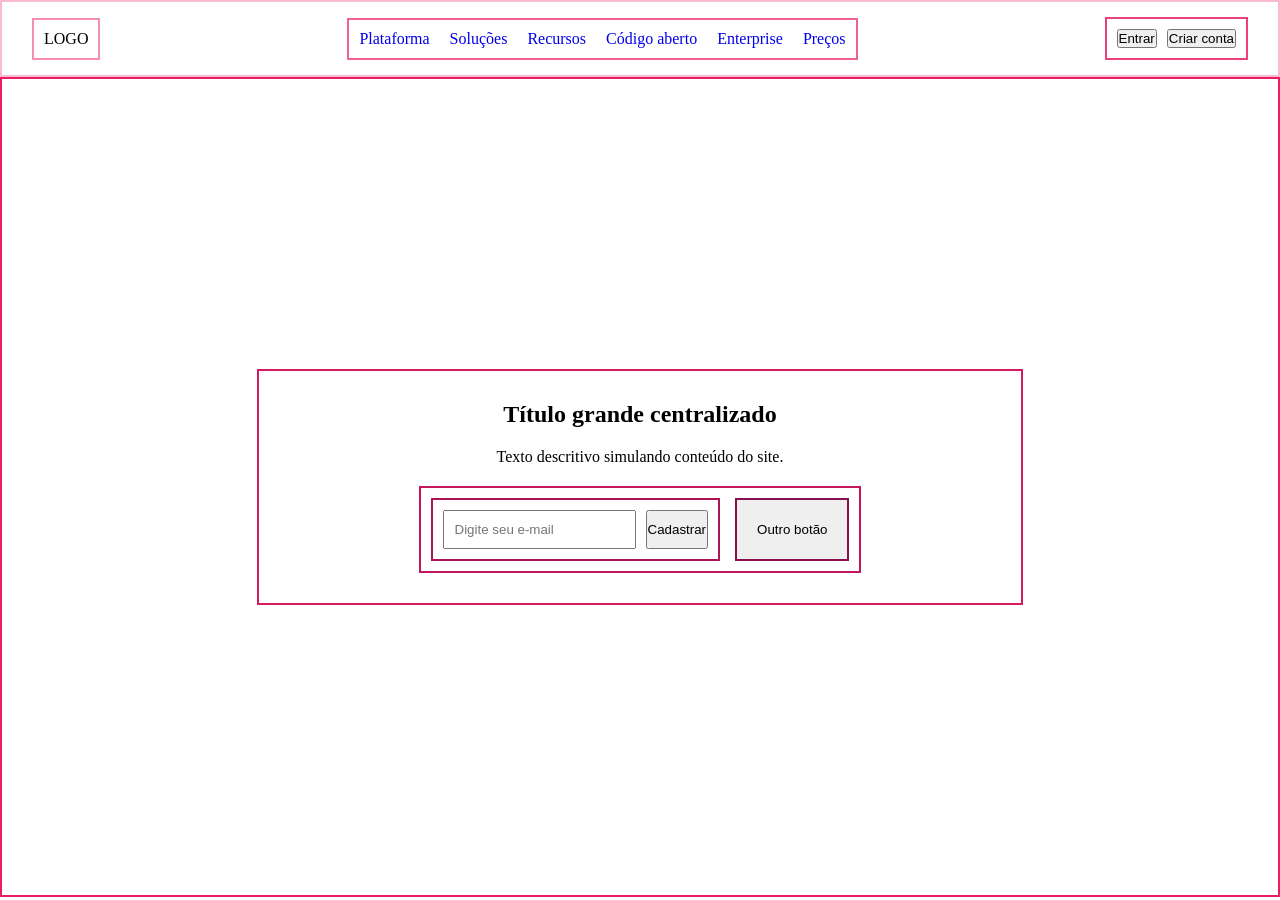
<file: Atividade3/Layout 3/index.html>
<!DOCTYPE html>
<html lang="pt-br">
<head>
    <meta charset="UTF-8">
    <meta name="viewport" content="width=device-width, initial-scale=1.0">
    <title>Layout 3</title>
    <link rel="stylesheet" href="style.css">
</head>
<body>
    <header class="cabecalho">
        <div class="logo">LOGO</div>

        <nav class="menu">
            <a href="#">Plataforma</a>
            <a href="#">Soluções</a>
            <a href="#">Recursos</a>
            <a href="#">Código aberto</a>
            <a href="#">Enterprise</a>
            <a href="#">Preços</a>
        </nav>

        <div class="acoes">
            <button>Entrar</button>
            <button>Criar conta</button>
        </div>
    </header>

    <main class="principal">
        <section class="conteudo-central">
            <h1>Título grande centralizado</h1>

            <p>Texto descritivo simulando conteúdo do site.</p>

            <div class="acoes-principais">
                
                <div class="formulario">
                    <input type="text" placeholder="Digite seu e-mail">
                    <button>Cadastrar</button>
                </div>

                <button class="botao-secundario">Outro botão</button>

            </div>

        </section>

    </main>
</body>
</html>
</file>
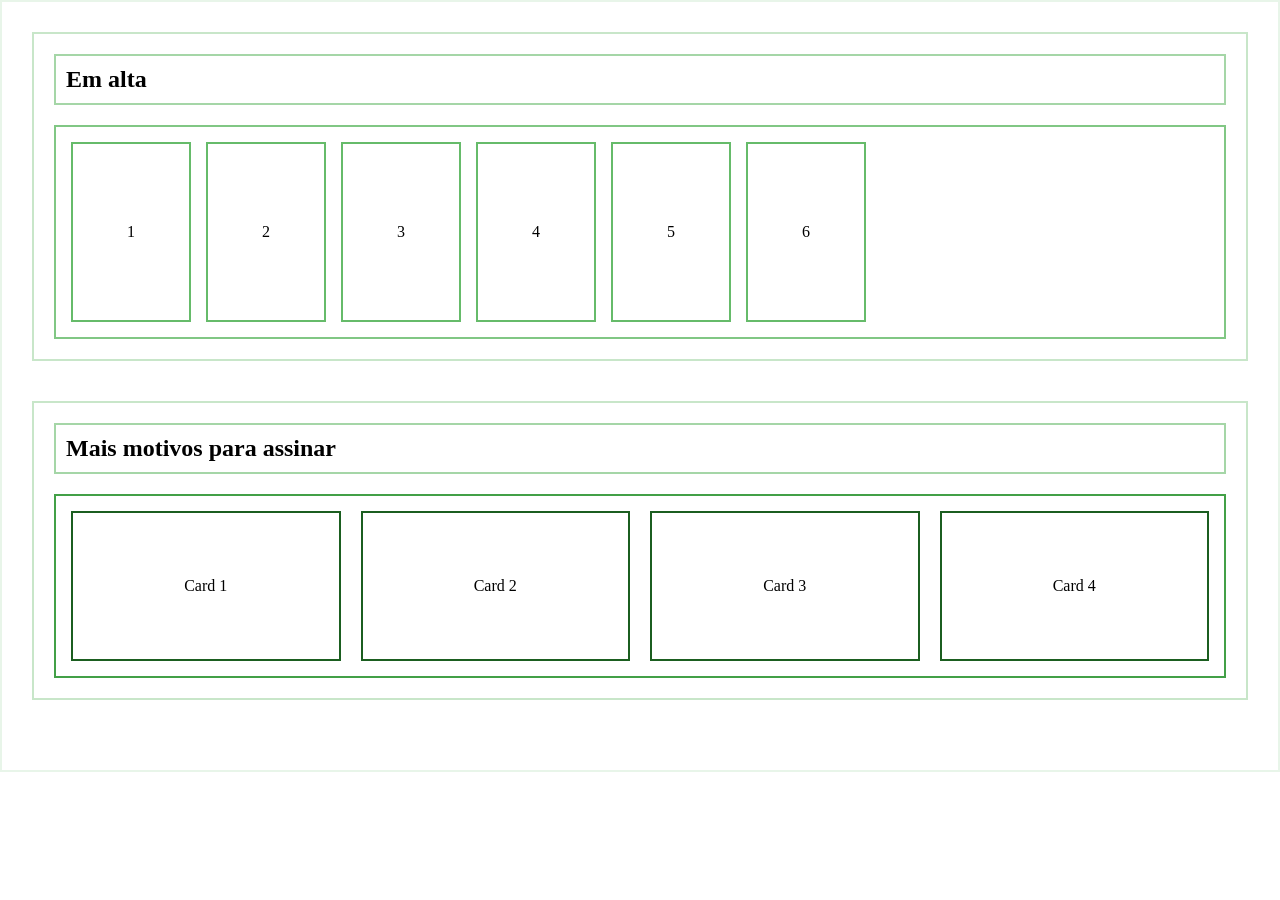
<file: Atividade3/Layout 4/index.html>
<!DOCTYPE html>
<html lang="pt-br">
<head>
    <meta charset="UTF-8">
    <meta name="viewport" content="width=device-width, initial-scale=1.0">
    <title>Layout 4</title>
    <link rel="stylesheet" href="style.css">
</head>
<body>
    <main class="principal">

        <section class="secao">
            <h2>Em alta</h2>

            <div class="lista-cards">
                <div class="card">1</div>
                <div class="card">2</div>
                <div class="card">3</div>
                <div class="card">4</div>
                <div class="card">5</div>
                <div class="card">6</div>
            </div>
        </section>

        <section class="secao">
            <h2>Mais motivos para assinar</h2>

            <div class="cards-info">
                <div class="card-info">Card 1</div>
                <div class="card-info">Card 2</div>
                <div class="card-info">Card 3</div>
                <div class="card-info">Card 4</div>
            </div>
        </section>

    </main>
</body>
</html>
</file>
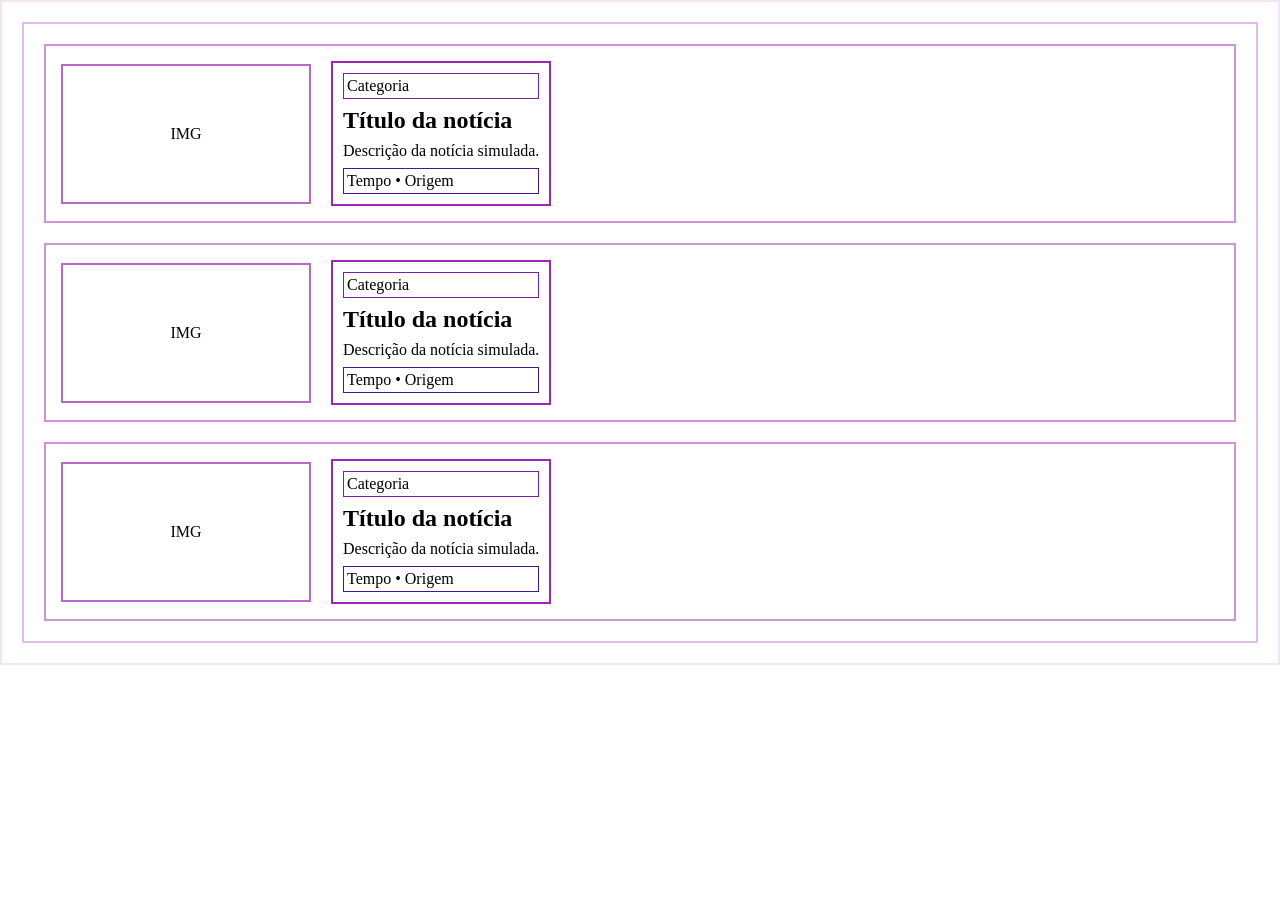
<file: Atividade3/Layout 5/index.html>
<!DOCTYPE html>
<html lang="pt-br">
<head>
    <meta charset="UTF-8">
    <meta name="viewport" content="width=device-width, initial-scale=1.0">
    <title>Layout 5</title>
    <link rel="stylesheet" href="style.css">
</head>
<body>
    <main class="principal">

        <section class="lista-noticias">

            <article class="noticia">
                <div class="imagem">IMG</div>

                <div class="conteudo">
                    <span class="categoria">Categoria</span>
                    <h2>Título da notícia</h2>
                    <p>Descrição da notícia simulada.</p>
                    <span class="info">Tempo • Origem</span>
                </div>
            </article>

            <article class="noticia">
                <div class="imagem">IMG</div>

                <div class="conteudo">
                    <span class="categoria">Categoria</span>
                    <h2>Título da notícia</h2>
                    <p>Descrição da notícia simulada.</p>
                    <span class="info">Tempo • Origem</span>
                </div>
            </article>

            <article class="noticia">
                <div class="imagem">IMG</div>

                <div class="conteudo">
                    <span class="categoria">Categoria</span>
                    <h2>Título da notícia</h2>
                    <p>Descrição da notícia simulada.</p>
                    <span class="info">Tempo • Origem</span>
                </div>
            </article>

        </section>

    </main>
</body>
</html>
</file>
<file: Atividade4/style.css>
:root {
    --verde-oliva: #556b2f;
    --verde-oliva-escuro: #3e4f22;
    --dourado: #e7d7a9;
    --dourado-claro: #e6d3a3;
    --fundo: #f8f5f0;
}

* {
    margin: 0;
    padding: 0;
    box-sizing: border-box;
}

html {
    scroll-behavior: smooth;
}

body {
    background: var(--fundo);
    font-family: 'Segoe UI', sans-serif;
    color: #333;
    line-height: 1.6;
}

.container {
    width: 100%;
    max-width: 1100px;
    margin: auto;
}

.cabecalho {
    height: 78px;
    background:  rgb(30, 100, 113);
    padding: 8px 0;
    display: flex;
    align-items: center;
}

.logo-area {
    display: flex;
    align-items: center;
    gap: 12px;
}

.logo-area img {
    width: 48px;
    height: 48px;
    object-fit: cover;
    border-radius: 50%;
}

.logo-area h1 {
    color: white;
    font-size: 24px;
    line-height: 1.1;
}

.logo-area p {
    color: var(--dourado-claro);
    font-size: 12px;
    line-height: 1.1;
}

.menu {
    background: rgb(2, 129, 146);
}

.menu ul {
    list-style: none;
    display: flex;
    justify-content: center;
    align-items: center;
    gap: 32px;
    padding: 6px 15px;
    min-height: 34px;
}

.menu a {
    color: white;
    text-decoration: none;
    font-weight: 500;
    font-size: 15px;
    line-height: 1;
    position: relative;
}

.menu a::after {
    content: "";
    width: 0;
    height: 2px;
    background: var(--dourado);
    position: absolute;
    left: 0;
    bottom: -5px;
    transition: .3s;
}

.menu a:hover::after {
    width: 100%;
}

.secao {
    width: calc(100% - 40px);
    height: calc(100vh - 40px);
    margin: 20px auto;
    border-radius: 24px;
    overflow: hidden;
    background-image: url(images/banner.jpeg);
    background-size: cover;
    background-position: center center;
    background-repeat: no-repeat;
    display: flex;
    justify-content: center;
    align-items: center;
}

.banner {
    width: 100%;
    max-width: 1200px;
    height: 100%;
    position: relative;
}

.banner button {
    position: absolute;
    left: 50%;
    bottom: 70px;
    transform: translateX(-50%);
    padding: 18px 50px;
    border: none;
    border-radius: 40px;
    background: var(--dourado);
    color: #333;
    font-size: 22px;
    font-weight: bold;
    cursor: pointer;
    transition: .3s;
}

.banner button:hover {
    transform: translateX(-50%) scale(1.05);
    background: #d8c28a;
}

.principal {
    display: flex;
    gap: 25px;
    margin-top: 40px;
    align-items: flex-start;
}

.conteudo {
    flex: 3;
    display: flex;
    flex-direction: column;
    gap: 25px;
}

.card {
    background: white;
    padding: 25px;
    border-radius: 14px;
    box-shadow: 0 6px 18px rgba(0,0,0,0.06);
}

h2 {
    color: var(--verde-oliva);
    margin-bottom: 12px;
}

.cards {
    display: flex;
    gap: 20px;
    margin-top: 20px;
}

.terapia {
    flex: 1;
    background: #faf8f2;
    border: 1px solid #eee;
    padding: 20px;
    border-radius: 12px;
    text-align: center;
    transition: .3s;
}

.terapia:hover {
    transform: translateY(-6px);
    box-shadow: 0 8px 20px rgba(0,0,0,0.08);
}

.terapia h3 {
    margin-bottom: 10px;
    color: var(--verde-oliva-escuro);
}

.icone-terapia {
    width: 45px;
    height: 45px;
    object-fit: contain;
    margin-bottom: 12px;
    border-radius: 50%;
}

.destaque {
    border-left: 4px solid var(--dourado);
}

.lateral {
    flex: 1;
}

.info {
    color: #666;
}

.horario {
    font-size: 20px;
    font-weight: bold;
    color: var(--verde-oliva);
}

.destaque-info {
    margin: 10px 0;
    font-weight: bold;
}

.lista-info {
    list-style: none;
    margin-top: 10px;
}

.lista-info li {
    margin-bottom: 8px;
}

.lateral hr {
    margin: 18px 0;
    border: none;
    height: 1px;
    background: #ddd;
}

.lateral p {
    display: flex;
    align-items: center;
    gap: 8px;
    margin-bottom: 10px;
}

.icon {
    width: 18px;
    height: 18px;
}

.img-citacao {
    display: block;
    width: 120px;
    margin: 15px auto;
}

.rodape {
    margin-top: 40px;
    background: rgb(2, 129, 146);
    color: white;
    text-align: center;
    padding: 20px;
}

@media (max-width: 900px) {
    .principal {
        flex-direction: column;
    }

    .cards {
        flex-direction: column;
    }

    .menu ul {
        flex-direction: column;
        gap: 15px;
    }

    .banner button {
        font-size: 18px;
        padding: 16px 36px;
        bottom: 40px;
    }

    .logo-area h1 {
        font-size: 22px;
    }
}
</file>
<file: Atividade1/Exercicio1/style.css>
*{
    box-sizing: border-box;
    margin: 0;
    padding: 0;
}

body {
    font-family: Arial, sans-serif;
    line-height: 1.6;
    background-color: #96d45c;
    padding: 50px;
}

header h1 {
    text-align: center;
    font-size: 2.5em;
    margin-bottom: 20px;
    color: #333;
}

p {
    margin-bottom: 15px;
    text-align: justify;
}
</file>
<file: Atividade1/Exercicio2/style.css>
* {
    box-sizing: border-box;
    margin: 0;
    padding: 0;
}

header h1 {
    text-align: center;
    font-size: 2em;
    margin-bottom: 0.5em;
}

body {
    font-family: Arial, sans-serif;
    line-height: 1.6;
    background-color: #e668e6;
    padding: 50px;
}

p {
    margin-bottom: 15px;
    text-align: justify;
}

blockquote {
    border-left: 4px solid #ccc;
    padding-left: 15px;
    margin-left: 0;
    color: #fdfdfd;
    font-style: italic;
}
</file>
<file: Atividade1/Exercício3/style.css>
* {
    box-sizing: border-box;
    margin: 0;
    padding: 0;
}

body {
    font-family: Arial, sans-serif;
    line-height: 1.6;
    background-color: #7dcbdf;
    padding: 50px;
}

h1 {
    color: #333;
    text-align: center;
    margin-bottom: 20px;
}

p {
    text-align: justify;
    color: #000000;
    font-size: 15px;
    margin-bottom: 20px;
}

footer img {
    display: block;
    margin: 20px auto;
    max-width: 28%;
    height: auto;
}

footer p {
    text-align: center;
    color: #073607;
    font-size: 20px;
    margin-top: 30px;
}
</file>
<file: Atividade2/Exercicio1/style.css>
* {
    box-sizing: border-box;
    margin: 0;
    padding: 0;
    font-family:'Lucida Sans', 'Lucida Sans Regular', 'Lucida Grande', 'Lucida Sans Unicode', Geneva, Verdana, sans-serif;
}

header {
    background-color: #6F4E37;
    color: white;
    padding: 20px;
    text-align: center;
}

nav {
    margin-top: 10px;
}

nav a {
    color: white;
    text-decoration: none;
    margin: 0 15px;
    font-weight: bold;
}

nav a:hover {
    text-decoration: underline;
}

main {
    display: flex;
    padding: 20px;
    gap: 20px; 
}

.organizando {
    width: 70%;
}

section {
    padding: 20px;
    line-height: 1.6;
    margin-bottom: 20px;
}

h2, h3 {
    margin-bottom: 15px;
}

img {
    width: 100%;
    max-width: 500px;
    display: block;
    margin: 20px auto; 
    border-radius: 10px;
}

p {
    margin-bottom: 15px;
    text-align: justify;
}

aside {
    width: 30%;
    background-color: #f4f4f4;
    padding: 20px;
    border-left: 2px solid #ccc;
}

aside ul {
    margin-top: 10px;
    padding-left: 20px;
}

aside li {
    margin-bottom: 8px;
    list-style: none;
}

footer {
    background-color: #6F4E37;
    color: white;
    text-align: center;
    padding: 15px;
    margin-top: 20px;
}
</file>
<file: Atividade2/Exercicio2/style.css>
* {
    box-sizing: border-box;
    margin: 0;
    padding: 0;
}

body {
    font-family: 'Lucida Sans', Geneva, Verdana, sans-serif;
    text-align: justify;
    background-color: #E8F5E9;
    line-height: 1.6;
    color: #2E2E2E;
}

header {
    background-color: #2E7D32;
    color: white; 
    text-align: center;
    padding: 25px;
    border-radius: 8px;
}

main {
    width: 70%;
    margin: 30px auto;
}

main > article {
    background-color: #FFFFFF;
    padding: 25px;
    border-radius: 8px;
    box-shadow: 0 0 10px rgba(0,0,0,0.1);
}

section {
    margin-bottom: 25px;
}

h2 {
    color: #1B5E20;
    margin-bottom: 10px;
}

h3 {
    color: #2E7D32;
    margin-bottom: 5px;
}

.imagens {
    width: 100%;
    max-width: 500px;
    display: block;
    margin: 20px auto; 
    border-radius: 10px;
}

.repoodle {
    width: 20%;
    max-width: 200px;
    display: block;
    margin: 30px auto;
    border-radius: 10px;
}

.comentarios article {
    background-color: #F1F8F2;
    padding: 10px;
    margin-top: 10px;
    border-left: 4px solid #66BB6A;
    border-radius: 5px;
}

time {
    font-size: 0.85em;
    color: #2E7D32;
}

footer {
    margin-top: 20px;
    padding-top: 10px;
    border-top: 1px solid #C8E6C9;
    text-align: center;
    color: #1B5E20;
}
</file>
<file: Atividade2/Exercicio3/style.css>
body {
    font-family: Arial, sans-serif;
    margin: 0;
    background-color: #f4f4f4;
}

header {
    background-color: #222;
    color: white;
    padding: 15px;
    text-align: center;
}

nav {
    background-color: #444;
}

nav ul {
    list-style: none;
    display: flex;
    justify-content: center;
    padding: 10px;
    margin: 0;
}

nav li {
    margin: 0 15px;
}

nav a {
    color: white;
    text-decoration: none;
    font-weight: bold;
}

nav a:hover {
    color: #ffcc00;
}

main {
    display: grid;
    grid-template-columns: 2fr 1fr;
    gap: 20px;
    padding: 20px;
}

main section:first-child article {
    background: #eaeaea;
    padding: 20px;
    border-radius: 10px;
}

main section:last-child article {
    background: #f5f5f5;
    margin-bottom: 15px;
    padding: 15px;
    border-radius: 10px;
}

aside {
    background: #f5f5f5;
    padding: 15px;
    border-radius: 10px;
}

aside h2 {
    margin-top: 0;
}

aside ul {
    list-style: none;
    padding: 0;
}

aside li {
    margin-bottom: 10px;
    border-bottom: 1px solid #ddd;
    padding-bottom: 5px;
}

aside li:hover {
    color: #0077cc;
    cursor: pointer;
}

footer {
    background-color: #222;
    color: white;
    text-align: center;
    padding: 10px;
}


/*gatinhos?*/

.pagina-gatinhos {
    background-color: #fff0f5;
    font-family: "Comic Sans MS", cursive;
    text-align: center;
}

.pagina-gatinhos header {
    background-color: #ffb6c1;
    color: #5a2a2a;
    padding: 30px;
}

.pagina-gatinhos main {
    display: block;
    padding: 20px;
}

.pagina-gatinhos h2 {
    font-size: 30px;
    color: #ff69b4;
}

.pagina-gatinhos h3 {
    font-size: 26px;
    color: #ff85c1;
}

.pagina-gatinhos h4 {
    font-size: 40px;
    letter-spacing: 8px;
    color: #ff1493;
}

.galeria {
    margin-top: 20px;
}

.galeria img {
    width: 200px;
    border-radius: 20px;
    margin: 10px;
    box-shadow: 0 0 10px rgba(0,0,0,0.2);
    transition: 0.3s;
}

.galeria img:hover {
    transform: scale(1.05);
}
</file>
<file: Atividade3/Layout 1/style.css>
* {
    margin: 0;
    padding: 0;
    box-sizing: border-box;
}

.cabecalho {
    display: flex;
    justify-content: space-between;
    align-items: center;
    height: 70px;
    padding: 0 20px;
    border: 2px solid #f3e5f5;
}

.logo {
    border: 2px solid #d1c4e9;
    padding: 10px;
}

.menu {
    display: flex;
    gap: 15px;
    border: 2px solid #b39ddb;
    padding: 10px;
}

.menu a {
    text-decoration: none;
}

.acoes {
    display: flex;
    gap: 10px;
    border: 2px solid #9575cd;
    padding: 10px;
}

.principal {
    display: flex;
    height: calc(100vh - 70px);
    border: 2px solid #7e57c2;
}

.lado-esquerdo {
    flex: 1;
    display: flex;
    flex-direction: column;
    justify-content: center;
    gap: 15px;
    padding: 40px;
    border: 2px solid #673ab7;
}

.lado-direito {
    flex: 1;
    display: flex;
    justify-content: center;
    align-items: center;
    border: 2px solid #5e35b1;
}

.imagem {
    width: 70%;
    height: 60%;
    border: 2px solid #4a148c;
    display: flex;
    justify-content: center;
    align-items: center;
}
</file>
<file: Atividade3/Layout 2/style.css>
* {
    margin: 0;
    padding: 0;
    box-sizing: border-box;
}

.cabecalho {
    display: flex;
    justify-content: space-between;
    align-items: center;
    padding: 15px 30px;
    border: 2px solid #90caf9;
}

.logo {
    border: 2px solid #64b5f6;
    padding: 10px;
}

.menu {
    display: flex;
    gap: 20px;
    border: 2px solid #42a5f5;
    padding: 10px;
}

.menu a {
    text-decoration: none;
}

.acoes {
    display: flex;
    gap: 10px;
    border: 2px solid #2196f3;
    padding: 10px;
}

.principal {
    display: flex;
    height: calc(100vh - 80px);
    border: 2px solid #1e88e5;
}

.conteudo-esquerdo {
    flex: 1;
    display: flex;
    flex-direction: column;
    justify-content: center;
    gap: 20px;
    padding: 50px;
    border: 2px solid #1976d2;
}

.botoes {
    display: flex;
    gap: 15px;
    border: 2px solid #1565c0;
    padding: 10px;
}

.conteudo-direito {
    flex: 1;
    display: flex;
    justify-content: center;
    align-items: center;
    border: 2px solid #0d47a1;
}

.area-imagem {
    width: 60%;
    height: 70%;
    border: 2px solid #e3f2fd;
    display: flex;
    justify-content: center;
    align-items: center;
}
</file>
<file: Atividade3/Layout 3/style.css>
* {
    margin: 0;
    padding: 0;
    box-sizing: border-box;
}

.cabecalho {
    display: flex;
    justify-content: space-between;
    align-items: center;
    padding: 15px 30px;
    border: 2px solid #f8bbd0;
}

.logo {
    border: 2px solid #f48fb1;
    padding: 10px;
}

.menu {
    display: flex;
    gap: 20px;
    border: 2px solid #f06292;
    padding: 10px;
}

.menu a {
    text-decoration: none;
}

.acoes {
    display: flex;
    gap: 10px;
    border: 2px solid #ec407a;
    padding: 10px;
}

.principal {
    display: flex;
    justify-content: center;
    align-items: center;
    height: calc(100vh - 80px);
    border: 2px solid #e91e63;
}

.conteudo-central {
    width: 60%;
    display: flex;
    flex-direction: column;
    align-items: center;
    gap: 20px;
    text-align: center;
    border: 2px solid #d81b60;
    padding: 30px;
}

.acoes-principais {
    display: flex;
    gap: 15px;
    justify-content: center;
    border: 2px solid #c2185b;
    padding: 10px;
}

.formulario {
    display: flex;
    gap: 10px;
    border: 2px solid #ad1457;
    padding: 10px;
}

.formulario input {
    padding: 10px;
}

.botao-secundario {
    padding: 10px 20px;
    border: 2px solid #880e4f;
}
</file>
<file: Atividade3/Layout 4/style.css>
* {
    margin: 0;
    padding: 0;
    box-sizing: border-box;
}

.principal {
    padding: 30px;
    border: 2px solid #e8f5e9;
}

.secao {
    margin-bottom: 40px;
    border: 2px solid #c8e6c9;
    padding: 20px;
}

.secao h2 {
    margin-bottom: 20px;
    border: 2px solid #a5d6a7;
    padding: 10px;
}

.lista-cards {
    display: flex;
    gap: 15px;
    border: 2px solid #81c784;
    padding: 15px;
    overflow-x: auto; 
}

.card {
    min-width: 120px;
    height: 180px;
    border: 2px solid #66bb6a;
    display: flex;
    justify-content: center;
    align-items: center;
}

.cards-info {
    display: flex;
    gap: 20px;
    border: 2px solid #43a047;
    padding: 15px;
}

.card-info {
    flex: 1;
    height: 150px;
    border: 2px solid #1b5e20;
    display: flex;
    justify-content: center;
    align-items: center;
}
</file>
<file: Atividade3/Layout 5/style.css>
* {
    margin: 0;
    padding: 0;
    box-sizing: border-box;
}

.principal {
    padding: 20px;
    border: 2px solid #f3e5f5;
}

.lista-noticias {
    display: flex;
    flex-direction: column;
    gap: 20px;

    border: 2px solid #e1bee7;
    padding: 20px;
}

.noticia {
    display: flex;
    gap: 20px;
    border: 2px solid #ce93d8;
    padding: 15px;
    align-items: center;
}

.imagem {
    width: 250px;
    height: 140px;
    border: 2px solid #ba68c8;
    display: flex;
    justify-content: center;
    align-items: center;
}

.conteudo {
    display: flex;
    flex-direction: column;
    gap: 8px;
    border: 2px solid #9c27b0;
    padding: 10px;
}

.categoria {
    border: 1px solid #7b1fa2;
    padding: 3px;
}

.info {
    border: 1px solid #4a148c;
    padding: 3px;
}
</file>
